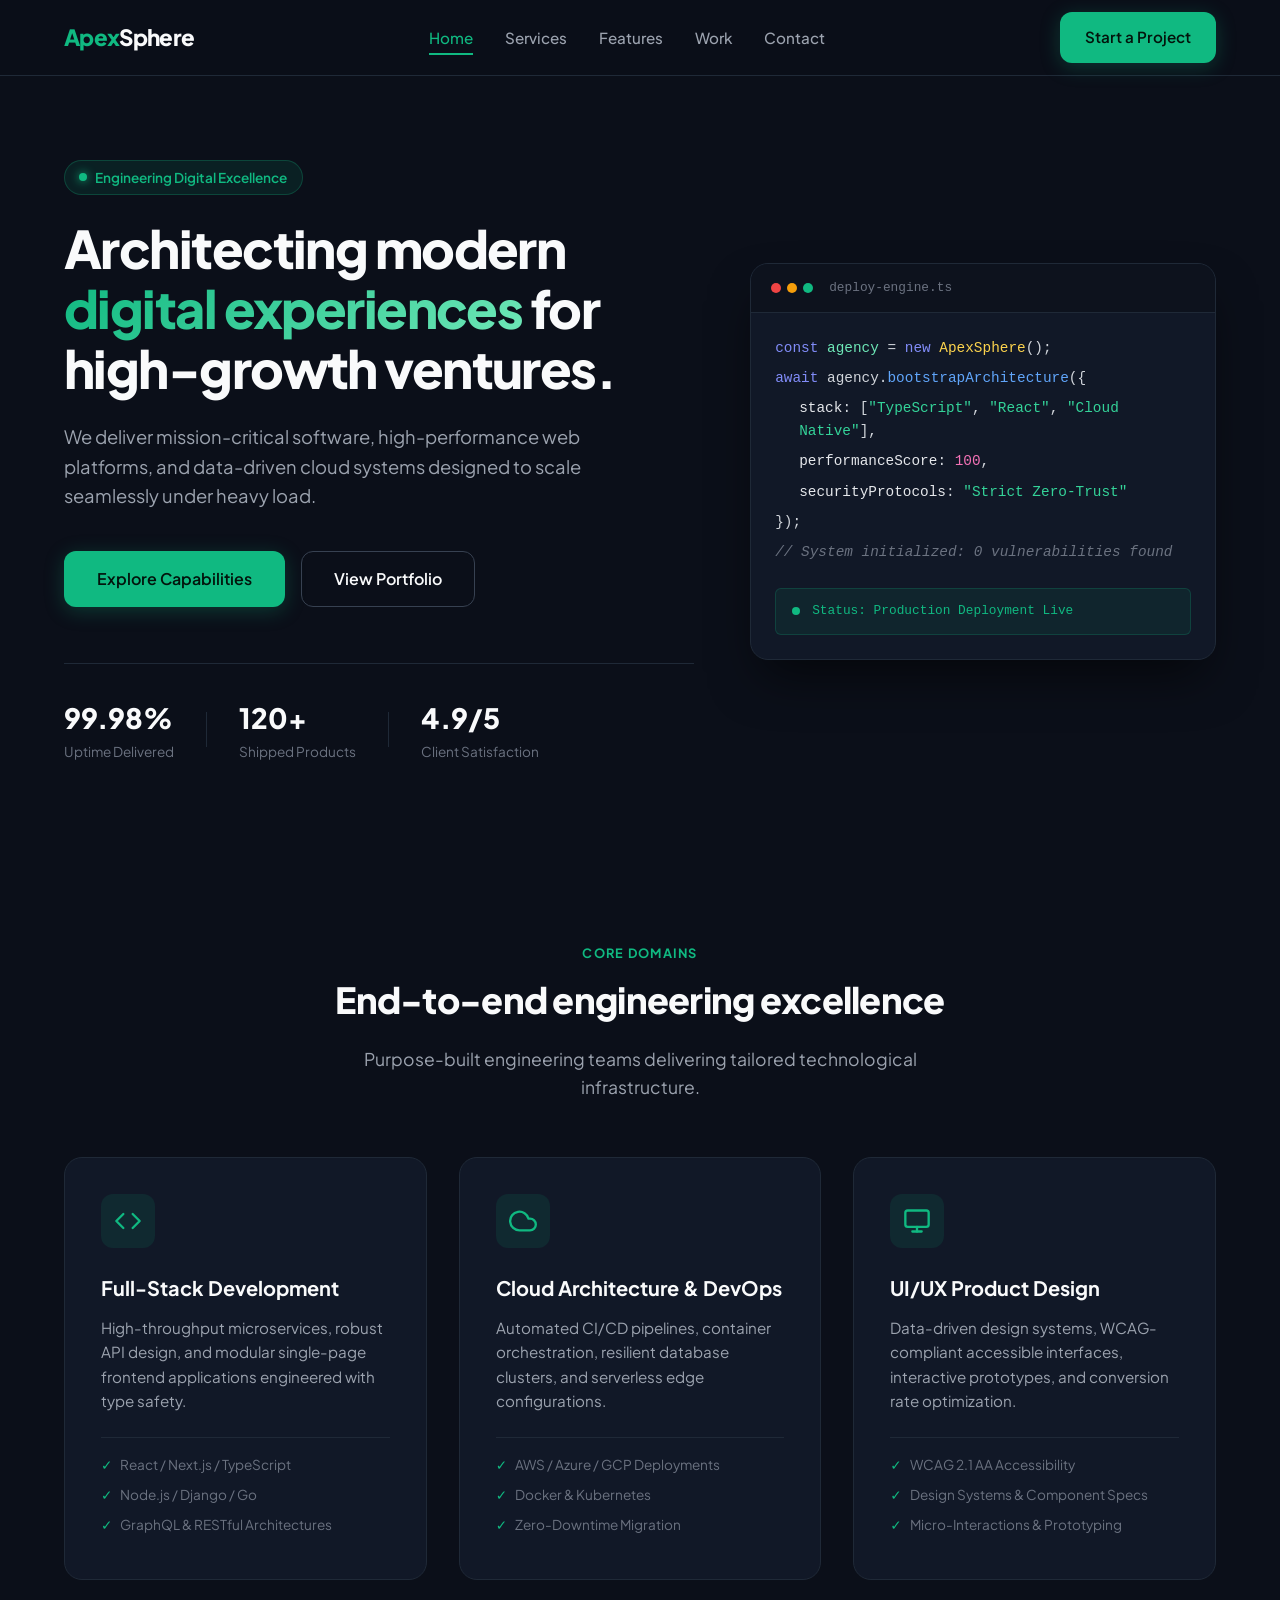
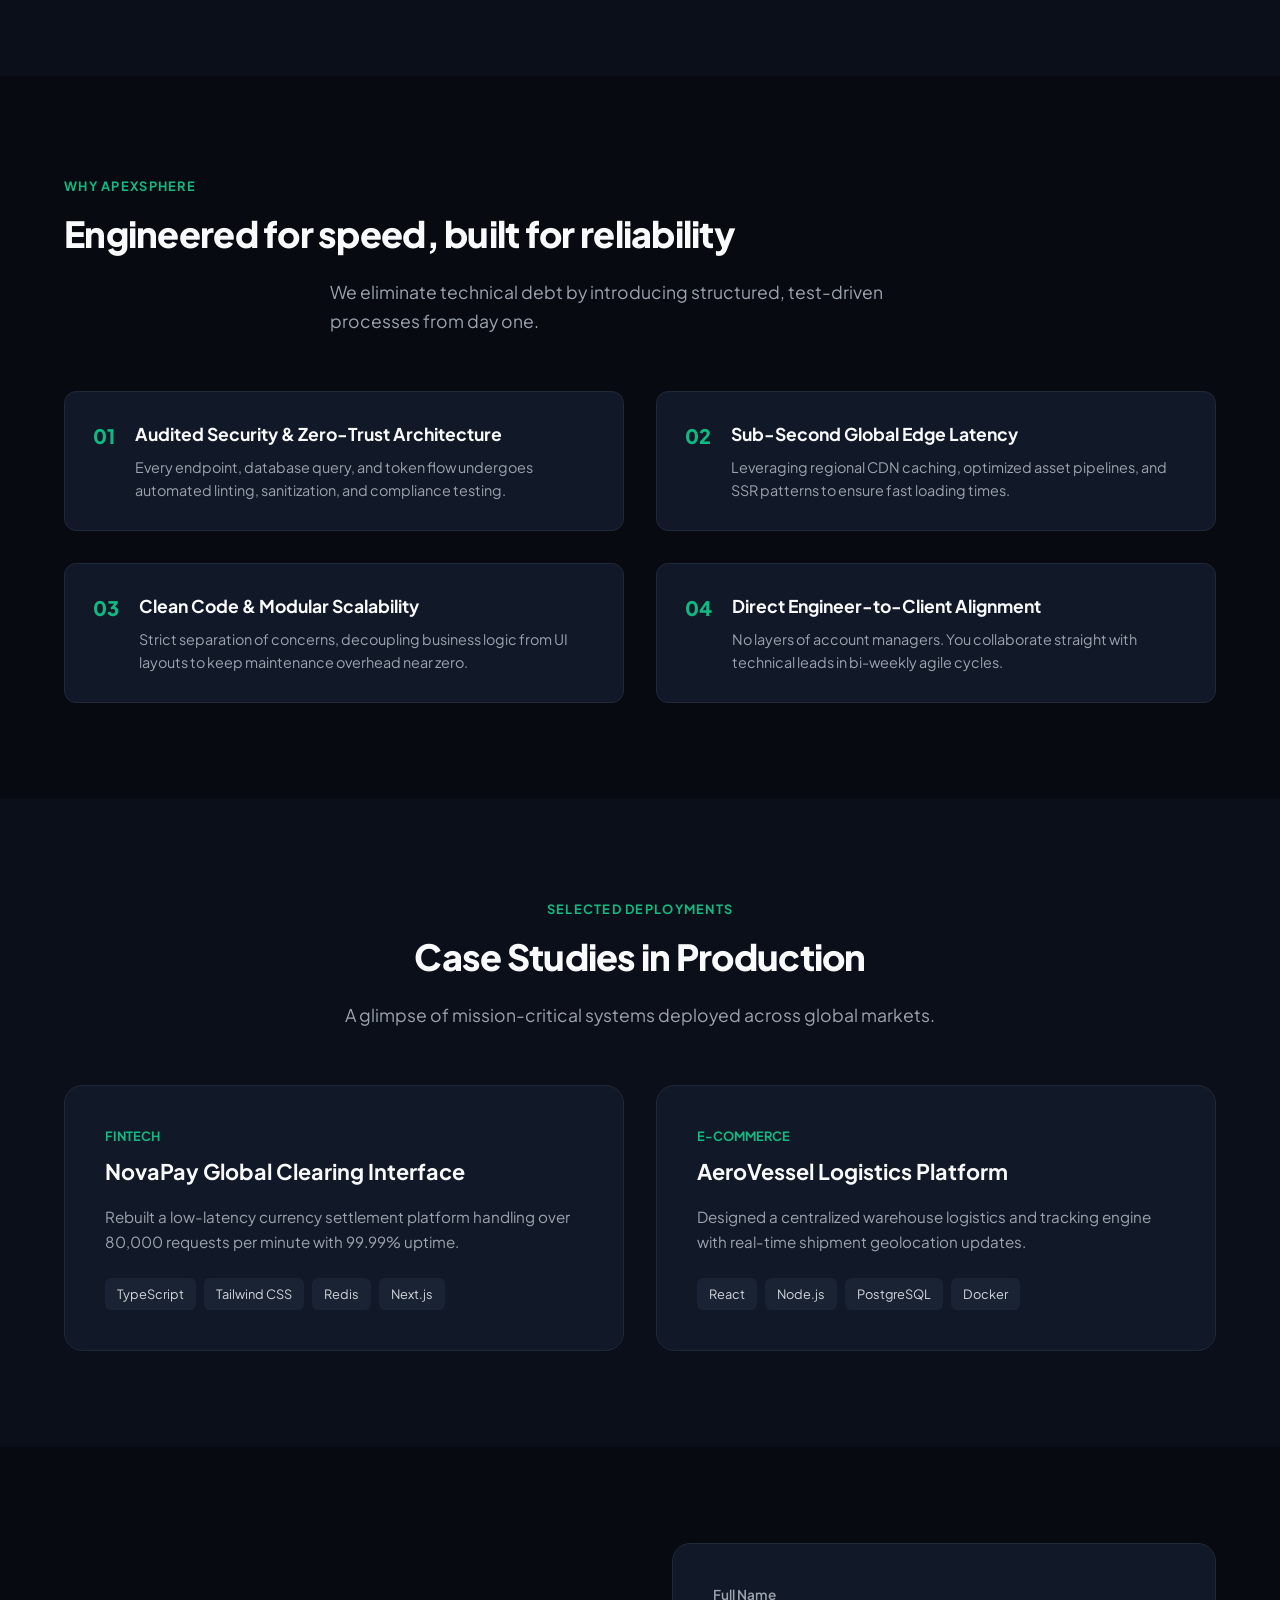
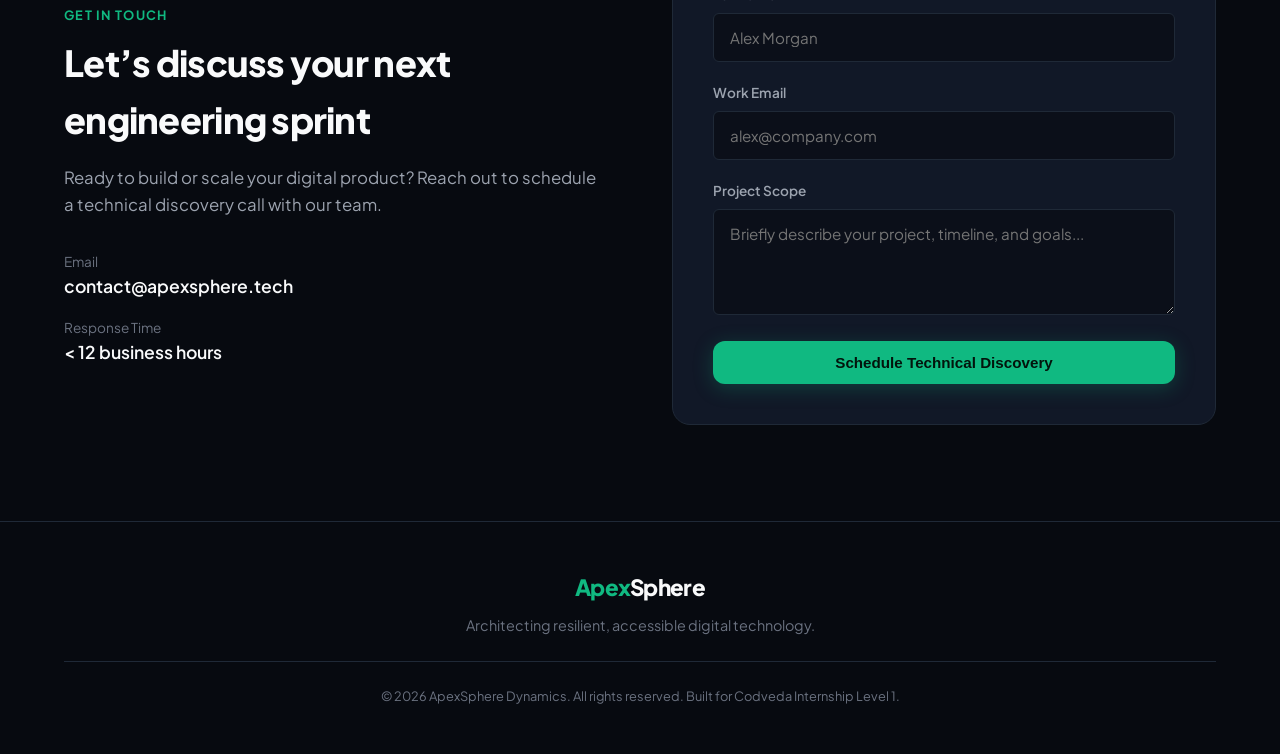
<file: task-1-landing-page/index.html>
<!DOCTYPE html>
<html lang="en">
<head>
  <meta charset="UTF-8" />
  <meta name="viewport" content="width=device-width, initial-scale=1.0" />
  <meta name="description" content="ApexSphere Dynamics - Elite digital engineering, cloud scale, and UI/UX design agency." />
  <title>ApexSphere Dynamics | Next-Gen Digital Engineering</title>
  <link rel="preconnect" href="https://fonts.googleapis.com">
  <link rel="preconnect" href="https://fonts.gstatic.com" crossorigin>
  <link href="https://fonts.googleapis.com/css2?family=Plus+Jakarta+Sans:wght@400;500;600;700;800&display=swap" rel="stylesheet">
  <link rel="stylesheet" href="style.css" />
</head>
<body>

  <!-- Navigation -->
  <header class="header" id="header">
    <div class="container nav-container">
      <a href="#hero" class="logo">
        <span class="logo-accent">Apex</span>Sphere
      </a>

      <nav class="nav-menu" id="nav-menu">
        <ul class="nav-list">
          <li><a href="#hero" class="nav-link active">Home</a></li>
          <li><a href="#services" class="nav-link">Services</a></li>
          <li><a href="#features" class="nav-link">Features</a></li>
          <li><a href="#work" class="nav-link">Work</a></li>
          <li><a href="#contact" class="nav-link">Contact</a></li>
        </ul>
        <div class="nav-cta-mobile">
          <a href="#contact" class="btn btn-primary">Start a Project</a>
        </div>
      </nav>

      <div class="nav-actions">
        <a href="#contact" class="btn btn-primary nav-cta-desktop">Start a Project</a>
        <button class="nav-toggle" id="nav-toggle" aria-label="Toggle navigation menu">
          <span class="bar"></span>
          <span class="bar"></span>
          <span class="bar"></span>
        </button>
      </div>
    </div>
  </header>

  <main>
    <!-- Hero Section -->
    <section class="hero" id="hero">
      <div class="container hero-grid">
        <div class="hero-content">
          <div class="badge">
            <span class="badge-dot"></span> Engineering Digital Excellence
          </div>
          <h1 class="hero-title">
            Architecting modern <span class="gradient-text">digital experiences</span> for high-growth ventures.
          </h1>
          <p class="hero-description">
            We deliver mission-critical software, high-performance web platforms, and data-driven cloud systems designed to scale seamlessly under heavy load.
          </p>
          <div class="hero-actions">
            <a href="#services" class="btn btn-primary btn-lg">Explore Capabilities</a>
            <a href="#work" class="btn btn-outline btn-lg">View Portfolio</a>
          </div>
          <div class="hero-metrics">
            <div class="metric-item">
              <span class="metric-num">99.98%</span>
              <span class="metric-label">Uptime Delivered</span>
            </div>
            <div class="metric-divider"></div>
            <div class="metric-item">
              <span class="metric-num">120+</span>
              <span class="metric-label">Shipped Products</span>
            </div>
            <div class="metric-divider"></div>
            <div class="metric-item">
              <span class="metric-num">4.9/5</span>
              <span class="metric-label">Client Satisfaction</span>
            </div>
          </div>
        </div>

        <div class="hero-visual">
          <div class="terminal-card">
            <div class="terminal-header">
              <div class="terminal-dots">
                <span class="dot dot-red"></span>
                <span class="dot dot-yellow"></span>
                <span class="dot dot-green"></span>
              </div>
              <span class="terminal-title">deploy-engine.ts</span>
            </div>
            <div class="terminal-body">
              <p class="code-line"><span class="code-keyword">const</span> <span class="code-var">agency</span> = <span class="code-keyword">new</span> <span class="code-class">ApexSphere</span>();</p>
              <p class="code-line"><span class="code-keyword">await</span> agency.<span class="code-fn">bootstrapArchitecture</span>({</p>
              <p class="code-line indent"><span class="code-prop">stack</span>: [<span class="code-string">"TypeScript"</span>, <span class="code-string">"React"</span>, <span class="code-string">"Cloud Native"</span>],</p>
              <p class="code-line indent"><span class="code-prop">performanceScore</span>: <span class="code-num">100</span>,</p>
              <p class="code-line indent"><span class="code-prop">securityProtocols</span>: <span class="code-string">"Strict Zero-Trust"</span></p>
              <p class="code-line">});</p>
              <p class="code-line status"><span class="code-comment">// System initialized: 0 vulnerabilities found</span></p>
              <div class="terminal-stat-box">
                <div class="stat-indicator"></div>
                <span>Status: Production Deployment Live</span>
              </div>
            </div>
          </div>
        </div>
      </div>
    </section>

    <!-- Services Section -->
    <section class="services section" id="services">
      <div class="container">
        <div class="section-header text-center">
          <span class="section-badge">Core Domains</span>
          <h2 class="section-title">End-to-end engineering excellence</h2>
          <p class="section-subtitle">Purpose-built engineering teams delivering tailored technological infrastructure.</p>
        </div>

        <div class="grid grid-3">
          <article class="card">
            <div class="card-icon">
              <svg viewBox="0 0 24 24" width="28" height="28" fill="none" stroke="currentColor" stroke-width="2" stroke-linecap="round" stroke-linejoin="round">
                <polyline points="16 18 22 12 16 6"></polyline>
                <polyline points="8 6 2 12 8 18"></polyline>
              </svg>
            </div>
            <h3 class="card-title">Full-Stack Development</h3>
            <p class="card-text">High-throughput microservices, robust API design, and modular single-page frontend applications engineered with type safety.</p>
            <ul class="card-list">
              <li>React / Next.js / TypeScript</li>
              <li>Node.js / Django / Go</li>
              <li>GraphQL & RESTful Architectures</li>
            </ul>
          </article>

          <article class="card">
            <div class="card-icon">
              <svg viewBox="0 0 24 24" width="28" height="28" fill="none" stroke="currentColor" stroke-width="2" stroke-linecap="round" stroke-linejoin="round">
                <path d="M18 10h-1.26A8 8 0 1 0 9 20h9a5 5 0 0 0 0-10z"></path>
              </svg>
            </div>
            <h3 class="card-title">Cloud Architecture & DevOps</h3>
            <p class="card-text">Automated CI/CD pipelines, container orchestration, resilient database clusters, and serverless edge configurations.</p>
            <ul class="card-list">
              <li>AWS / Azure / GCP Deployments</li>
              <li>Docker & Kubernetes</li>
              <li>Zero-Downtime Migration</li>
            </ul>
          </article>

          <article class="card">
            <div class="card-icon">
              <svg viewBox="0 0 24 24" width="28" height="28" fill="none" stroke="currentColor" stroke-width="2" stroke-linecap="round" stroke-linejoin="round">
                <rect x="2" y="3" width="20" height="14" rx="2" ry="2"></rect>
                <line x1="8" y1="21" x2="16" y2="21"></line>
                <line x1="12" y1="17" x2="12" y2="21"></line>
              </svg>
            </div>
            <h3 class="card-title">UI/UX Product Design</h3>
            <p class="card-text">Data-driven design systems, WCAG-compliant accessible interfaces, interactive prototypes, and conversion rate optimization.</p>
            <ul class="card-list">
              <li>WCAG 2.1 AA Accessibility</li>
              <li>Design Systems & Component Specs</li>
              <li>Micro-Interactions & Prototyping</li>
            </ul>
          </article>
        </div>
      </div>
    </section>

    <!-- Features / Value Proposition Section -->
    <section class="features section bg-darker" id="features">
      <div class="container">
        <div class="features-wrapper">
          <div class="section-header">
            <span class="section-badge">Why ApexSphere</span>
            <h2 class="section-title">Engineered for speed, built for reliability</h2>
            <p class="section-subtitle">We eliminate technical debt by introducing structured, test-driven processes from day one.</p>
          </div>

          <div class="grid grid-2">
            <div class="feature-item">
              <div class="feature-marker">01</div>
              <div>
                <h4 class="feature-heading">Audited Security & Zero-Trust Architecture</h4>
                <p class="feature-description">Every endpoint, database query, and token flow undergoes automated linting, sanitization, and compliance testing.</p>
              </div>
            </div>

            <div class="feature-item">
              <div class="feature-marker">02</div>
              <div>
                <h4 class="feature-heading">Sub-Second Global Edge Latency</h4>
                <p class="feature-description">Leveraging regional CDN caching, optimized asset pipelines, and SSR patterns to ensure fast loading times.</p>
              </div>
            </div>

            <div class="feature-item">
              <div class="feature-marker">03</div>
              <div>
                <h4 class="feature-heading">Clean Code & Modular Scalability</h4>
                <p class="feature-description">Strict separation of concerns, decoupling business logic from UI layouts to keep maintenance overhead near zero.</p>
              </div>
            </div>

            <div class="feature-item">
              <div class="feature-marker">04</div>
              <div>
                <h4 class="feature-heading">Direct Engineer-to-Client Alignment</h4>
                <p class="feature-description">No layers of account managers. You collaborate straight with technical leads in bi-weekly agile cycles.</p>
              </div>
            </div>
          </div>
        </div>
      </div>
    </section>

    <!-- Work / Showcase Section -->
    <section class="work section" id="work">
      <div class="container">
        <div class="section-header text-center">
          <span class="section-badge">Selected Deployments</span>
          <h2 class="section-title">Case Studies in Production</h2>
          <p class="section-subtitle">A glimpse of mission-critical systems deployed across global markets.</p>
        </div>

        <div class="grid grid-2">
          <div class="case-card">
            <div class="case-badge">Fintech</div>
            <h3 class="case-title">NovaPay Global Clearing Interface</h3>
            <p class="case-desc">Rebuilt a low-latency currency settlement platform handling over 80,000 requests per minute with 99.99% uptime.</p>
            <div class="case-tags">
              <span>TypeScript</span>
              <span>Tailwind CSS</span>
              <span>Redis</span>
              <span>Next.js</span>
            </div>
          </div>

          <div class="case-card">
            <div class="case-badge">E-Commerce</div>
            <h3 class="case-title">AeroVessel Logistics Platform</h3>
            <p class="case-desc">Designed a centralized warehouse logistics and tracking engine with real-time shipment geolocation updates.</p>
            <div class="case-tags">
              <span>React</span>
              <span>Node.js</span>
              <span>PostgreSQL</span>
              <span>Docker</span>
            </div>
          </div>
        </div>
      </div>
    </section>

    <!-- Contact Section -->
    <section class="contact section bg-darker" id="contact">
      <div class="container contact-grid">
        <div class="contact-info">
          <span class="section-badge">Get in Touch</span>
          <h2 class="section-title">Let’s discuss your next engineering sprint</h2>
          <p class="contact-desc">Ready to build or scale your digital product? Reach out to schedule a technical discovery call with our team.</p>
          <div class="contact-methods">
            <div class="contact-item">
              <span class="contact-label">Email</span>
              <span class="contact-val">contact@apexsphere.tech</span>
            </div>
            <div class="contact-item">
              <span class="contact-label">Response Time</span>
              <span class="contact-val">&lt; 12 business hours</span>
            </div>
          </div>
        </div>

        <form class="contact-form" id="contact-form" onsubmit="event.preventDefault();">
          <div class="form-group">
            <label for="name">Full Name</label>
            <input type="text" id="name" placeholder="Alex Morgan" required />
          </div>
          <div class="form-group">
            <label for="email">Work Email</label>
            <input type="email" id="email" placeholder="alex@company.com" required />
          </div>
          <div class="form-group">
            <label for="message">Project Scope</label>
            <textarea id="message" rows="4" placeholder="Briefly describe your project, timeline, and goals..." required></textarea>
          </div>
          <button type="submit" class="btn btn-primary btn-block">Schedule Technical Discovery</button>
        </form>
      </div>
    </section>
  </main>

  <!-- Footer -->
  <footer class="footer">
    <div class="container footer-container">
      <div class="footer-brand">
        <a href="#hero" class="logo">
          <span class="logo-accent">Apex</span>Sphere
        </a>
        <p class="footer-copy">Architecting resilient, accessible digital technology.</p>
      </div>
      <div class="footer-bottom">
        <p>&copy; 2026 ApexSphere Dynamics. All rights reserved. Built for Codveda Internship Level 1.</p>
      </div>
    </div>
  </footer>

  <button class="scroll-top-btn" id="scroll-top-btn" aria-label="Scroll back to top">
    <svg viewBox="0 0 24 24" width="22" height="22" fill="none" stroke="currentColor" stroke-width="2.5" stroke-linecap="round" stroke-linejoin="round">
      <polyline points="18 15 12 9 6 15"></polyline>
    </svg>
  </button>

  <script src="script.js"></script>
</body>
</html>
</file>
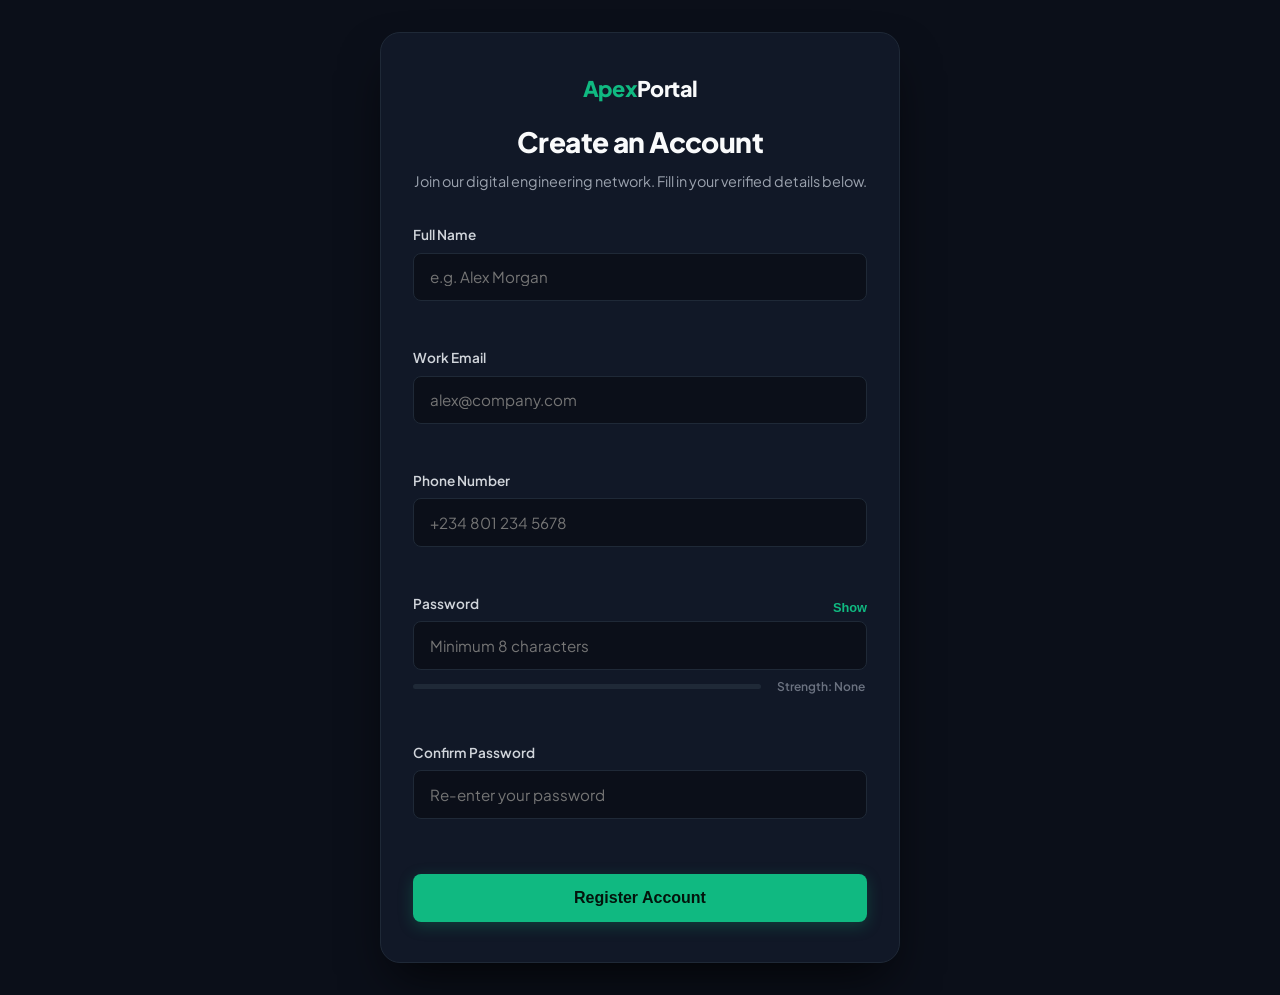
<file: task-2-interactive-form/index.html>
<!DOCTYPE html>
<html lang="en">
<head>
  <meta charset="UTF-8" />
  <meta name="viewport" content="width=device-width, initial-scale=1.0" />
  <meta name="description" content="Secure Developer Registration Portal with client-side real-time validation." />
  <title>ApexPortal | Developer Account Registration</title>
  <link rel="preconnect" href="https://fonts.googleapis.com">
  <link rel="preconnect" href="https://fonts.gstatic.com" crossorigin>
  <link href="https://fonts.googleapis.com/css2?family=Plus+Jakarta+Sans:wght@400;500;600;700;800&display=swap" rel="stylesheet">
  <link rel="stylesheet" href="style.css" />
</head>
<body>

  <main class="page-wrapper">
    <div class="form-container">
      
      <header class="form-header">
        <div class="logo">
          <span class="logo-accent">Apex</span>Portal
        </div>
        <h1 class="title">Create an Account</h1>
        <p class="subtitle">Join our digital engineering network. Fill in your verified details below.</p>
      </header>

      <form id="registration-form" novalidate>
        
        <!-- Full Name -->
        <div class="field-group" id="group-name">
          <label for="fullName">Full Name</label>
          <div class="input-wrapper">
            <input 
              type="text" 
              id="fullName" 
              name="fullName" 
              placeholder="e.g. Alex Morgan" 
              autocomplete="name"
              aria-describedby="error-name"
            />
            <span class="status-icon" aria-hidden="true"></span>
          </div>
          <p class="error-msg" id="error-name" aria-live="polite"></p>
        </div>

        <!-- Work Email -->
        <div class="field-group" id="group-email">
          <label for="email">Work Email</label>
          <div class="input-wrapper">
            <input 
              type="email" 
              id="email" 
              name="email" 
              placeholder="alex@company.com" 
              autocomplete="email"
              aria-describedby="error-email"
            />
            <span class="status-icon" aria-hidden="true"></span>
          </div>
          <p class="error-msg" id="error-email" aria-live="polite"></p>
        </div>

        <!-- Phone Number -->
        <div class="field-group" id="group-phone">
          <label for="phone">Phone Number</label>
          <div class="input-wrapper">
            <input 
              type="tel" 
              id="phone" 
              name="phone" 
              placeholder="+234 801 234 5678" 
              autocomplete="tel"
              aria-describedby="error-phone"
            />
            <span class="status-icon" aria-hidden="true"></span>
          </div>
          <p class="error-msg" id="error-phone" aria-live="polite"></p>
        </div>

        <!-- Password -->
        <div class="field-group" id="group-password">
          <div class="label-row">
            <label for="password">Password</label>
            <button type="button" class="toggle-password" id="toggle-password" aria-label="Toggle password visibility">
              Show
            </button>
          </div>
          <div class="input-wrapper">
            <input 
              type="password" 
              id="password" 
              name="password" 
              placeholder="Minimum 8 characters" 
              autocomplete="new-password"
              aria-describedby="error-password"
            />
            <span class="status-icon" aria-hidden="true"></span>
          </div>
          
          <!-- Password Strength Indicator -->
          <div class="strength-meter" id="strength-meter" aria-hidden="true">
            <div class="meter-bar"><div class="meter-fill" id="meter-fill"></div></div>
            <span class="strength-text" id="strength-text">Strength: None</span>
          </div>
          
          <p class="error-msg" id="error-password" aria-live="polite"></p>
        </div>

        <!-- Confirm Password -->
        <div class="field-group" id="group-confirm-password">
          <label for="confirmPassword">Confirm Password</label>
          <div class="input-wrapper">
            <input 
              type="password" 
              id="confirmPassword" 
              name="confirmPassword" 
              placeholder="Re-enter your password" 
              autocomplete="new-password"
              aria-describedby="error-confirm-password"
            />
            <span class="status-icon" aria-hidden="true"></span>
          </div>
          <p class="error-msg" id="error-confirm-password" aria-live="polite"></p>
        </div>

        <button type="submit" class="submit-btn" id="submit-btn">
          <span class="btn-text">Register Account</span>
        </button>
      </form>
    </div>
  </main>

  <!-- Success Notification Modal -->
  <div class="modal-overlay" id="success-modal" role="dialog" aria-modal="true" aria-labelledby="modal-title" hidden>
    <div class="modal-card">
      <div class="modal-icon">✓</div>
      <h2 class="modal-title" id="modal-title">Registration Successful!</h2>
      <p class="modal-desc" id="modal-desc">Your developer account has been validated and created successfully.</p>
      <button type="button" class="modal-btn" id="close-modal-btn">Dismiss</button>
    </div>
  </div>

  <script src="script.js"></script>
</body>
</html>
</file>
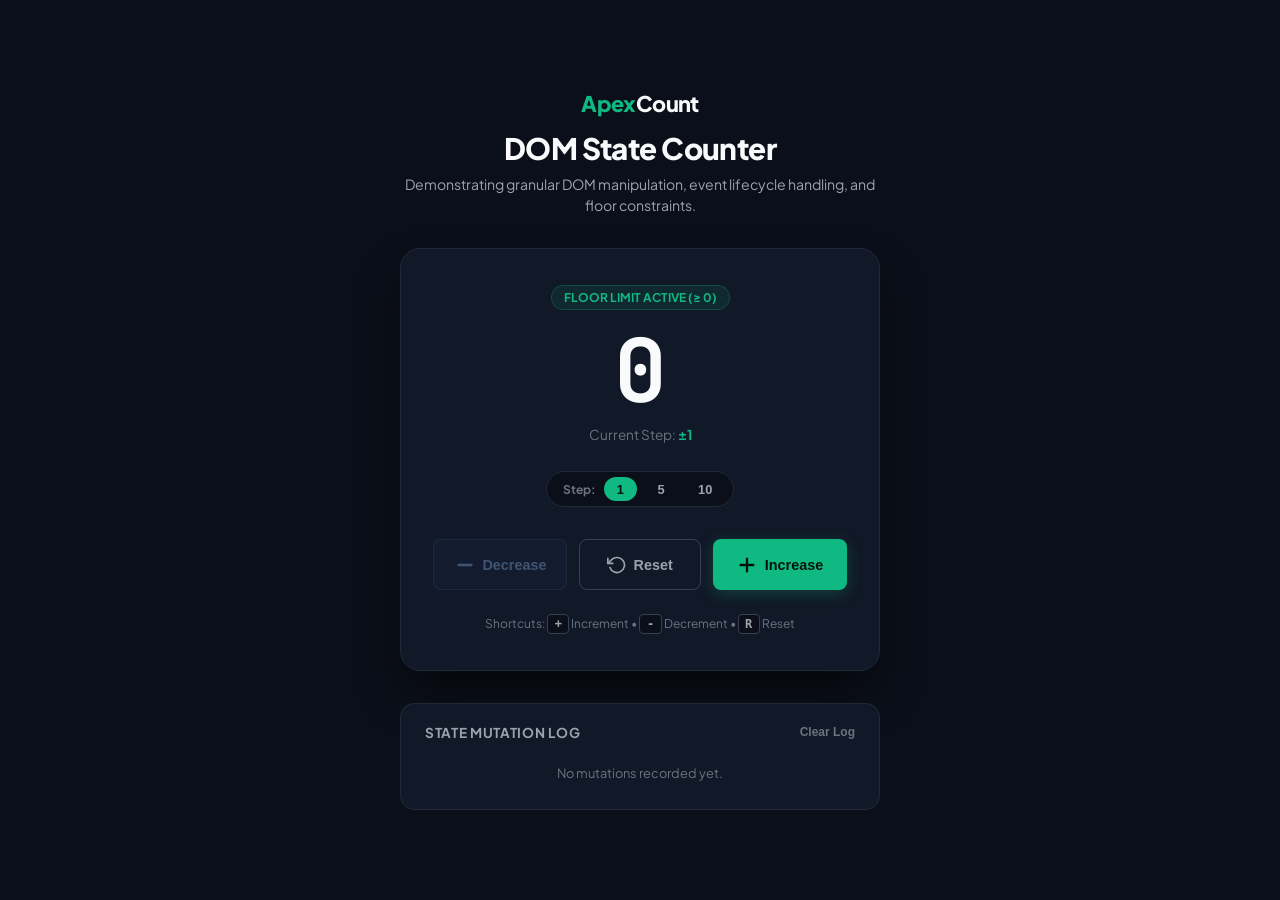
<file: task-3-counter-app/index.html>
<!DOCTYPE html>
<html lang="en">
<head>
  <meta charset="UTF-8" />
  <meta name="viewport" content="width=device-width, initial-scale=1.0" />
  <meta name="description" content="Precision DOM Counter with dynamic steps, floor limits, and state tracking." />
  <title>ApexCount | Precision DOM Counter</title>
  <link rel="preconnect" href="https://fonts.googleapis.com">
  <link rel="preconnect" href="https://fonts.gstatic.com" crossorigin>
  <link href="https://fonts.googleapis.com/css2?family=Plus+Jakarta+Sans:wght@400;500;600;700;800&family=JetBrains+Mono:wght@700&display=swap" rel="stylesheet">
  <link rel="stylesheet" href="style.css" />
</head>
<body>

  <main class="app-container">
    <header class="app-header">
      <div class="logo">
        <span class="logo-accent">Apex</span>Count
      </div>
      <h1 class="app-title">DOM State Counter</h1>
      <p class="app-subtitle">Demonstrating granular DOM manipulation, event lifecycle handling, and floor constraints.</p>
    </header>

    <div class="counter-card">
      <div class="counter-display-wrapper">
        <span class="badge-status" id="boundary-status">Floor Limit Active (&ge; 0)</span>
        <div 
          class="counter-value" 
          id="counter-value" 
          aria-live="polite" 
          aria-atomic="true"
        >0</div>
        <span class="counter-step-label">Current Step: <strong id="step-indicator">&plusmn;1</strong></span>
      </div>

      <div class="step-selector" role="group" aria-label="Step size selector">
        <span class="selector-label">Step:</span>
        <button type="button" class="step-btn active" data-step="1">1</button>
        <button type="button" class="step-btn" data-step="5">5</button>
        <button type="button" class="step-btn" data-step="10">10</button>
      </div>

      <div class="button-group">
        <button 
          type="button" 
          class="btn btn-action btn-decrement" 
          id="decrement-btn" 
          aria-label="Decrease count" 
          disabled
        >
          <svg viewBox="0 0 24 24" width="22" height="22" fill="none" stroke="currentColor" stroke-width="2.5" stroke-linecap="round" stroke-linejoin="round">
            <line x1="5" y1="12" x2="19" y2="12"></line>
          </svg>
          <span>Decrease</span>
        </button>

        <button 
          type="button" 
          class="btn btn-action btn-reset" 
          id="reset-btn" 
          aria-label="Reset counter to zero"
        >
          <svg viewBox="0 0 24 24" width="20" height="20" fill="none" stroke="currentColor" stroke-width="2" stroke-linecap="round" stroke-linejoin="round">
            <polyline points="1 4 1 10 7 10"></polyline>
            <path d="M3.51 15a9 9 0 1 0 2.13-9.36L1 10"></path>
          </svg>
          <span>Reset</span>
        </button>

        <button 
          type="button" 
          class="btn btn-action btn-increment" 
          id="increment-btn" 
          aria-label="Increase count"
        >
          <svg viewBox="0 0 24 24" width="22" height="22" fill="none" stroke="currentColor" stroke-width="2.5" stroke-linecap="round" stroke-linejoin="round">
            <line x1="12" y1="5" x2="12" y2="19"></line>
            <line x1="5" y1="12" x2="19" y2="12"></line>
          </svg>
          <span>Increase</span>
        </button>
      </div>

      <div class="shortcuts-note">
        <span>Shortcuts: <kbd>+</kbd> Increment &bull; <kbd>-</kbd> Decrement &bull; <kbd>R</kbd> Reset</span>
      </div>
    </div>

    <section class="log-section">
      <div class="log-header">
        <h2 class="log-title">State Mutation Log</h2>
        <button type="button" class="btn-clear-log" id="clear-log-btn">Clear Log</button>
      </div>
      <ul class="log-list" id="log-list" aria-live="polite">
        <li class="log-empty">No mutations recorded yet.</li>
      </ul>
    </section>
  </main>

  <script src="script.js"></script>
</body>
</html>
</file>
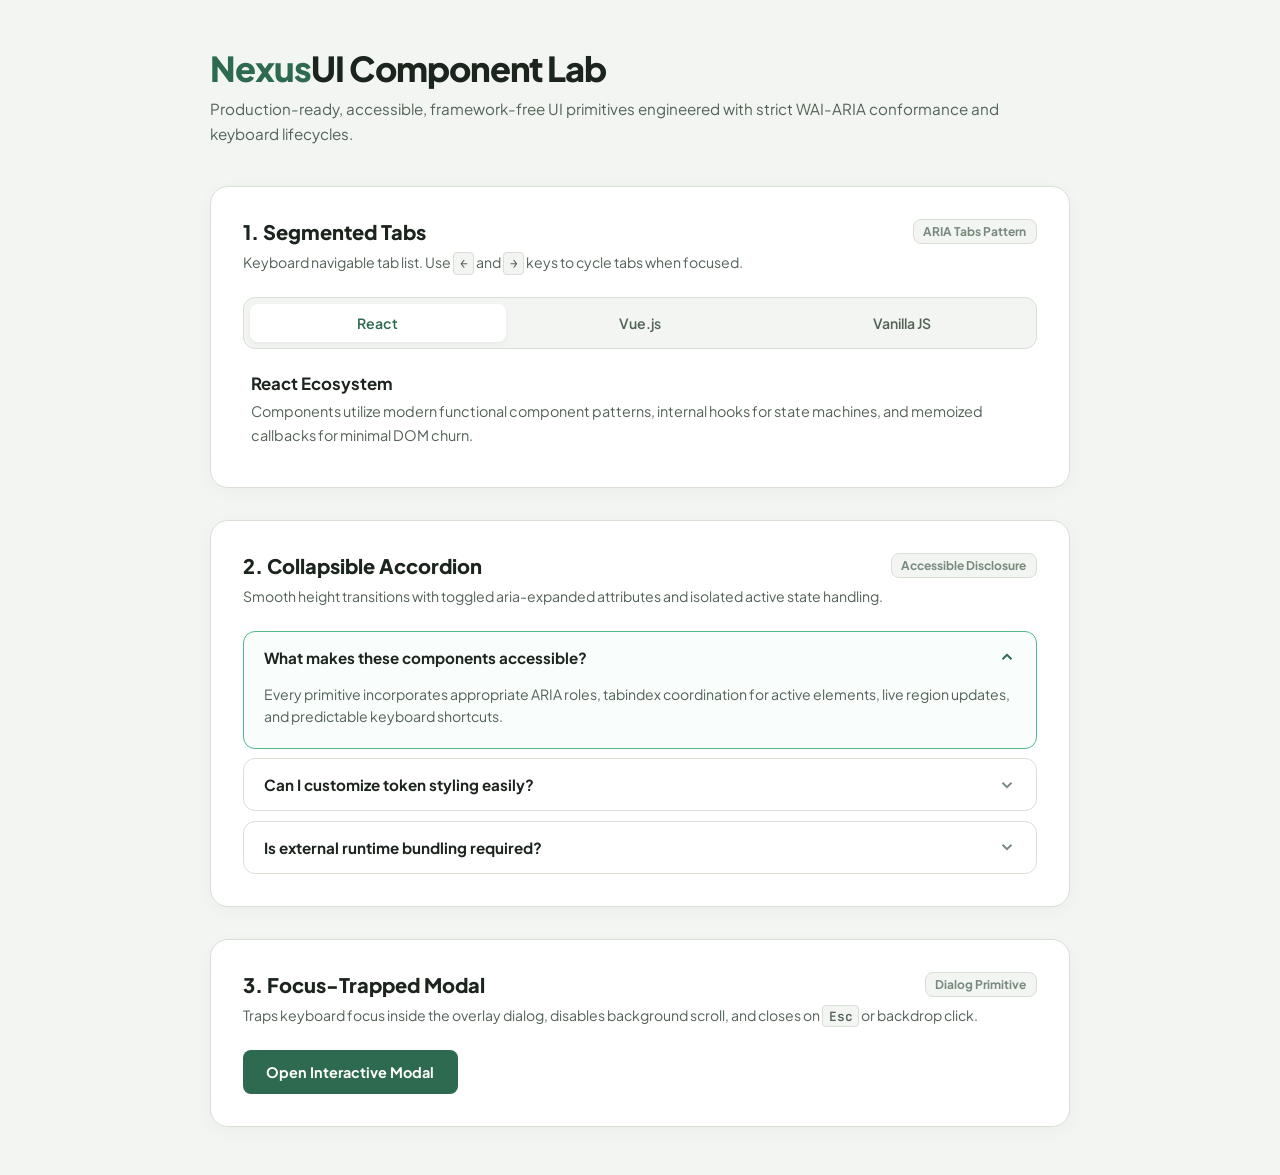
<file: Level-3/task-1-component-library/index.html>
<!DOCTYPE html>
<html lang="en">
<head>
  <meta charset="UTF-8" />
  <meta name="viewport" content="width=device-width, initial-scale=1.0" />
  <meta name="description" content="NexusUI: Accessible, zero-dependency custom component library featuring Tabs, Accordions, and Modal Dialogs." />
  <title>NexusUI | Custom Component Library</title>
  <link rel="preconnect" href="https://fonts.googleapis.com">
  <link rel="preconnect" href="https://fonts.gstatic.com" crossorigin>
  <link href="https://fonts.googleapis.com/css2?family=Plus+Jakarta+Sans:wght@400;500;600;700;800&family=JetBrains+Mono:wght@500;700&display=swap" rel="stylesheet">
  <link rel="stylesheet" href="style.css" />
</head>
<body>

  <main class="page-container">
    <!-- Header -->
    <header class="page-header">
      <h1 class="page-title"><span class="brand-accent">Nexus</span>UI Component Lab</h1>
      <p class="page-subtitle">Production-ready, accessible, framework-free UI primitives engineered with strict WAI-ARIA conformance and keyboard lifecycles.</p>
    </header>

    <div class="components-grid">

      <!-- Component 1: Accessible Tabs -->
      <section class="component-card">
        <div class="card-header">
          <h2 class="component-title">1. Segmented Tabs</h2>
          <span class="tag">ARIA Tabs Pattern</span>
        </div>
        <p class="component-desc">Keyboard navigable tab list. Use <kbd>&larr;</kbd> and <kbd>&rarr;</kbd> keys to cycle tabs when focused.</p>

        <div class="tabs-widget" data-nexus-tabs>
          <div role="tablist" aria-label="Framework integrations" class="tab-list">
            <button role="tab" aria-selected="true" aria-controls="panel-react" id="tab-react" class="tab-btn active" tabindex="0">
              React
            </button>
            <button role="tab" aria-selected="false" aria-controls="panel-vue" id="tab-vue" class="tab-btn" tabindex="-1">
              Vue.js
            </button>
            <button role="tab" aria-selected="false" aria-controls="panel-vanilla" id="tab-vanilla" class="tab-btn" tabindex="-1">
              Vanilla JS
            </button>
          </div>

          <div role="tabpanel" id="panel-react" aria-labelledby="tab-react" class="tab-panel active">
            <h3 class="panel-heading">React Ecosystem</h3>
            <p>Components utilize modern functional component patterns, internal hooks for state machines, and memoized callbacks for minimal DOM churn.</p>
          </div>

          <div role="tabpanel" id="panel-vue" aria-labelledby="tab-vue" class="tab-panel" hidden>
            <h3 class="panel-heading">Vue.js Composition</h3>
            <p>Utilizes reactive primitives via the Composition API, explicit `defineProps`, and template slots for dynamic content projection.</p>
          </div>

          <div role="tabpanel" id="panel-vanilla" aria-labelledby="tab-vanilla" class="tab-panel" hidden>
            <h3 class="panel-heading">Zero-Dependency Core</h3>
            <p>Direct browser manipulation utilizing native DOM APIs, mutation observers, and delegated event listeners for peak runtime speed.</p>
          </div>
        </div>
      </section>

      <!-- Component 2: Accordion -->
      <section class="component-card">
        <div class="card-header">
          <h2 class="component-title">2. Collapsible Accordion</h2>
          <span class="tag">Accessible Disclosure</span>
        </div>
        <p class="component-desc">Smooth height transitions with toggled aria-expanded attributes and isolated active state handling.</p>

        <div class="accordion-group" data-nexus-accordion>
          <div class="accordion-item open">
            <button class="accordion-trigger" aria-expanded="true" aria-controls="acc-content-1" id="acc-header-1">
              <span>What makes these components accessible?</span>
              <svg class="chevron-icon" viewBox="0 0 24 24" width="18" height="18" fill="none" stroke="currentColor" stroke-width="2.5"><polyline points="6 9 12 15 18 9"></polyline></svg>
            </button>
            <div class="accordion-body" id="acc-content-1" role="region" aria-labelledby="acc-header-1">
              <div class="accordion-content">
                Every primitive incorporates appropriate ARIA roles, tabindex coordination for active elements, live region updates, and predictable keyboard shortcuts.
              </div>
            </div>
          </div>

          <div class="accordion-item">
            <button class="accordion-trigger" aria-expanded="false" aria-controls="acc-content-2" id="acc-header-2">
              <span>Can I customize token styling easily?</span>
              <svg class="chevron-icon" viewBox="0 0 24 24" width="18" height="18" fill="none" stroke="currentColor" stroke-width="2.5"><polyline points="6 9 12 15 18 9"></polyline></svg>
            </button>
            <div class="accordion-body" id="acc-content-2" role="region" aria-labelledby="acc-header-2" hidden>
              <div class="accordion-content">
                Yes. All geometry, transitions, and palettes are governed by central CSS Custom Properties (`:root`), enabling one-line global re-theming.
              </div>
            </div>
          </div>

          <div class="accordion-item">
            <button class="accordion-trigger" aria-expanded="false" aria-controls="acc-content-3" id="acc-header-3">
              <span>Is external runtime bundling required?</span>
              <svg class="chevron-icon" viewBox="0 0 24 24" width="18" height="18" fill="none" stroke="currentColor" stroke-width="2.5"><polyline points="6 9 12 15 18 9"></polyline></svg>
            </button>
            <div class="accordion-body" id="acc-content-3" role="region" aria-labelledby="acc-header-3" hidden>
              <div class="accordion-content">
                No external libraries or build tools are necessary. It executes directly in any evergreen browser with zero configuration.
              </div>
            </div>
          </div>
        </div>
      </section>

      <!-- Component 3: Accessible Modal -->
      <section class="component-card">
        <div class="card-header">
          <h2 class="component-title">3. Focus-Trapped Modal</h2>
          <span class="tag">Dialog Primitive</span>
        </div>
        <p class="component-desc">Traps keyboard focus inside the overlay dialog, disables background scroll, and closes on <kbd>Esc</kbd> or backdrop click.</p>

        <div class="modal-trigger-wrapper">
          <button class="btn btn-primary" id="open-modal-btn">
            Open Interactive Modal
          </button>
        </div>
      </section>

    </div>
  </main>

  <!-- Modal Overlay Dialog Component -->
  <div class="modal-overlay" id="nexus-modal" role="dialog" aria-modal="true" aria-labelledby="modal-title" aria-describedby="modal-desc" hidden>
    <div class="modal-backdrop" id="modal-backdrop"></div>
    <div class="modal-surface" role="document">
      <div class="modal-header">
        <h3 class="modal-title" id="modal-title">Component Confirmation</h3>
        <button class="modal-close-btn" id="close-modal-icon" aria-label="Close dialog">
          <svg viewBox="0 0 24 24" width="20" height="20" fill="none" stroke="currentColor" stroke-width="2"><line x1="18" y1="6" x2="6" y2="18"></line><line x1="6" y1="6" x2="18" y2="18"></line></svg>
        </button>
      </div>
      <div class="modal-body">
        <p id="modal-desc">This dialog is isolated from the main DOM tree. Try pressing <kbd>Tab</kbd> to inspect the looping focus trap, or press <kbd>Escape</kbd> to dismiss.</p>
        <div class="modal-form-sample">
          <label for="modal-input" class="sample-label">Deployment Tag</label>
          <input type="text" id="modal-input" class="sample-input" value="v1.0.4-rc3" />
        </div>
      </div>
      <div class="modal-footer">
        <button type="button" class="btn btn-outline" id="close-modal-cancel">Cancel</button>
        <button type="button" class="btn btn-primary" id="close-modal-confirm">Confirm Changes</button>
      </div>
    </div>
  </div>

  <script src="script.js"></script>
</body>
</html>
</file>
<file: task-1-landing-page/style.css>
/* ==========================================================================
   CSS Variables & Design Tokens
   ========================================================================== */
:root {
  --bg-main: #0B0F19;
  --bg-card: #111827;
  --bg-darker: #070A10;
  --text-main: #F9FAFB;
  --text-muted: #9CA3AF;
  --text-sub: #6B7280;
  --primary: #10B981;
  --primary-hover: #059669;
  --primary-glow: rgba(16, 185, 129, 0.25);
  --border: #1F2937;
  --border-light: #374151;
  --radius-sm: 6px;
  --radius-md: 12px;
  --radius-lg: 18px;
  --transition: all 0.25s cubic-bezier(0.4, 0, 0.2, 1);
}

/* ==========================================================================
   Base & Reset
   ========================================================================== */
*, *::before, *::after {
  box-sizing: border-box;
  margin: 0;
  padding: 0;
}

html {
  scroll-behavior: smooth;
  font-family: 'Plus Jakarta Sans', system-ui, -apple-system, sans-serif;
  background-color: var(--bg-main);
  color: var(--text-main);
  line-height: 1.6;
}

body {
  overflow-x: hidden;
  min-height: 100vh;
}

a {
  color: inherit;
  text-decoration: none;
  transition: var(--transition);
}

ul {
  list-style: none;
}

.container {
  width: 100%;
  max-width: 1200px;
  margin: 0 auto;
  padding: 0 1.5rem;
}

.section {
  padding: 6rem 0;
}

.bg-darker {
  background-color: var(--bg-darker);
}

.text-center {
  text-align: center;
}

/* ==========================================================================
   Buttons & Badges
   ========================================================================== */
.btn {
  display: inline-flex;
  align-items: center;
  justify-content: center;
  padding: 0.75rem 1.5rem;
  border-radius: var(--radius-md);
  font-weight: 600;
  font-size: 0.95rem;
  cursor: pointer;
  border: 1px solid transparent;
  transition: var(--transition);
}

.btn-primary {
  background-color: var(--primary);
  color: #03140C;
  box-shadow: 0 4px 20px var(--primary-glow);
}

.btn-primary:hover {
  background-color: var(--primary-hover);
  color: #FFFFFF;
  transform: translateY(-2px);
  box-shadow: 0 8px 25px rgba(16, 185, 129, 0.4);
}

.btn-outline {
  border-color: var(--border-light);
  color: var(--text-main);
  background-color: transparent;
}

.btn-outline:hover {
  background-color: var(--border);
  border-color: var(--text-muted);
}

.btn-lg {
  padding: 0.9rem 2rem;
  font-size: 1rem;
}

.btn-block {
  width: 100%;
}

.badge {
  display: inline-flex;
  align-items: center;
  gap: 0.5rem;
  padding: 0.35rem 0.9rem;
  background-color: rgba(16, 185, 129, 0.1);
  border: 1px solid rgba(16, 185, 129, 0.25);
  border-radius: 999px;
  color: var(--primary);
  font-size: 0.85rem;
  font-weight: 600;
  margin-bottom: 1.5rem;
}

.badge-dot {
  width: 8px;
  height: 8px;
  border-radius: 50%;
  background-color: var(--primary);
  box-shadow: 0 0 10px var(--primary);
}

.section-badge {
  display: inline-block;
  text-transform: uppercase;
  color: var(--primary);
  font-size: 0.8rem;
  font-weight: 700;
  letter-spacing: 0.1em;
  margin-bottom: 0.5rem;
}

.section-title {
  font-size: 2.25rem;
  font-weight: 800;
  letter-spacing: -0.02em;
  margin-bottom: 1rem;
}

.section-subtitle {
  color: var(--text-muted);
  font-size: 1.1rem;
  max-width: 620px;
  margin: 0 auto 3.5rem auto;
}

/* ==========================================================================
   Header & Navigation
   ========================================================================== */
.header {
  position: fixed;
  top: 0;
  left: 0;
  right: 0;
  z-index: 1000;
  background-color: rgba(11, 15, 25, 0.85);
  backdrop-filter: blur(14px);
  border-bottom: 1px solid var(--border);
  transition: var(--transition);
}

.header.scrolled {
  background-color: rgba(7, 10, 16, 0.95);
  border-bottom-color: var(--border-light);
}

.nav-container {
  display: flex;
  align-items: center;
  justify-content: space-between;
  height: 75px;
}

.logo {
  font-size: 1.4rem;
  font-weight: 800;
  letter-spacing: -0.03em;
}

.logo-accent {
  color: var(--primary);
}

.nav-menu {
  display: flex;
  align-items: center;
}

.nav-list {
  display: flex;
  gap: 2rem;
}

.nav-link {
  color: var(--text-muted);
  font-weight: 500;
  font-size: 0.95rem;
  position: relative;
  padding: 0.5rem 0;
}

.nav-link:hover,
.nav-link.active {
  color: var(--primary);
}

.nav-link.active::after {
  content: '';
  position: absolute;
  bottom: 0;
  left: 0;
  width: 100%;
  height: 2px;
  background-color: var(--primary);
}

.nav-actions {
  display: flex;
  align-items: center;
  gap: 1rem;
}

.nav-cta-mobile {
  display: none;
}

.nav-toggle {
  display: none;
  background: none;
  border: none;
  cursor: pointer;
  padding: 0.5rem;
}

.nav-toggle .bar {
  display: block;
  width: 24px;
  height: 2px;
  background-color: var(--text-main);
  margin: 5px 0;
  transition: var(--transition);
}

/* ==========================================================================
   Hero Section
   ========================================================================== */
.hero {
  padding: 10rem 0 5rem 0;
  position: relative;
}

.hero-grid {
  display: grid;
  grid-template-columns: 1.15fr 0.85fr;
  gap: 3.5rem;
  align-items: center;
}

.hero-title {
  font-size: 3.25rem;
  font-weight: 800;
  line-height: 1.15;
  letter-spacing: -0.03em;
  margin-bottom: 1.5rem;
}

.gradient-text {
  background: linear-gradient(135deg, #10B981 0%, #6EE7B7 100%);
  -webkit-background-clip: text;
  -webkit-text-fill-color: transparent;
}

.hero-description {
  color: var(--text-muted);
  font-size: 1.15rem;
  max-width: 540px;
  margin-bottom: 2.5rem;
}

.hero-actions {
  display: flex;
  gap: 1rem;
  margin-bottom: 3.5rem;
}

.hero-metrics {
  display: flex;
  align-items: center;
  gap: 2rem;
  border-top: 1px solid var(--border);
  padding-top: 2rem;
}

.metric-item {
  display: flex;
  flex-direction: column;
}

.metric-num {
  font-size: 1.75rem;
  font-weight: 800;
  color: var(--text-main);
}

.metric-label {
  color: var(--text-sub);
  font-size: 0.85rem;
}

.metric-divider {
  width: 1px;
  height: 35px;
  background-color: var(--border);
}

/* Terminal Card */
.terminal-card {
  background-color: var(--bg-card);
  border: 1px solid var(--border);
  border-radius: var(--radius-lg);
  box-shadow: 0 25px 50px -12px rgba(0, 0, 0, 0.6);
  overflow: hidden;
}

.terminal-header {
  background-color: #0d121d;
  padding: 0.85rem 1.25rem;
  display: flex;
  align-items: center;
  gap: 1rem;
  border-bottom: 1px solid var(--border);
}

.terminal-dots {
  display: flex;
  gap: 6px;
}

.dot {
  width: 10px;
  height: 10px;
  border-radius: 50%;
}

.dot-red { background-color: #EF4444; }
.dot-yellow { background-color: #F59E0B; }
.dot-green { background-color: #10B981; }

.terminal-title {
  color: var(--text-sub);
  font-size: 0.8rem;
  font-family: monospace;
}

.terminal-body {
  padding: 1.5rem;
  font-family: 'Courier New', Courier, monospace;
  font-size: 0.9rem;
  color: #D1D5DB;
}

.code-line {
  margin-bottom: 0.45rem;
}

.indent {
  padding-left: 1.5rem;
}

.code-keyword { color: #818CF8; }
.code-var { color: #6EE7B7; }
.code-class { color: #FCD34D; }
.code-fn { color: #60A5FA; }
.code-prop { color: #E5E7EB; }
.code-string { color: #34D399; }
.code-num { color: #F472B6; }
.code-comment { color: #6B7280; font-style: italic; }

.terminal-stat-box {
  margin-top: 1.5rem;
  padding: 0.75rem 1rem;
  background-color: rgba(16, 185, 129, 0.08);
  border: 1px solid rgba(16, 185, 129, 0.2);
  border-radius: var(--radius-sm);
  display: flex;
  align-items: center;
  gap: 0.75rem;
  color: var(--primary);
  font-size: 0.8rem;
}

.stat-indicator {
  width: 8px;
  height: 8px;
  border-radius: 50%;
  background-color: var(--primary);
  animation: pulse 2s infinite;
}

@keyframes pulse {
  0% { transform: scale(0.95); opacity: 0.8; }
  50% { transform: scale(1.3); opacity: 1; }
  100% { transform: scale(0.95); opacity: 0.8; }
}

/* ==========================================================================
   Grids & Cards
   ========================================================================== */
.grid {
  display: grid;
  gap: 2rem;
}

.grid-3 {
  grid-template-columns: repeat(3, 1fr);
}

.grid-2 {
  grid-template-columns: repeat(2, 1fr);
}

.card {
  background-color: var(--bg-card);
  border: 1px solid var(--border);
  border-radius: var(--radius-lg);
  padding: 2.25rem;
  transition: var(--transition);
}

.card:hover {
  transform: translateY(-5px);
  border-color: var(--border-light);
  box-shadow: 0 15px 30px rgba(0, 0, 0, 0.4);
}

.card-icon {
  width: 54px;
  height: 54px;
  border-radius: var(--radius-md);
  background-color: rgba(16, 185, 129, 0.1);
  color: var(--primary);
  display: flex;
  align-items: center;
  justify-content: center;
  margin-bottom: 1.5rem;
}

.card-title {
  font-size: 1.25rem;
  font-weight: 700;
  margin-bottom: 0.75rem;
}

.card-text {
  color: var(--text-muted);
  font-size: 0.95rem;
  margin-bottom: 1.5rem;
}

.card-list {
  border-top: 1px solid var(--border);
  padding-top: 1rem;
}

.card-list li {
  color: var(--text-sub);
  font-size: 0.85rem;
  margin-bottom: 0.5rem;
  display: flex;
  align-items: center;
  gap: 0.5rem;
}

.card-list li::before {
  content: '✓';
  color: var(--primary);
  font-weight: bold;
}

/* Features List */
.feature-item {
  display: flex;
  gap: 1.25rem;
  background-color: var(--bg-card);
  padding: 1.75rem;
  border-radius: var(--radius-md);
  border: 1px solid var(--border);
}

.feature-marker {
  font-size: 1.25rem;
  font-weight: 800;
  color: var(--primary);
}

.feature-heading {
  font-size: 1.1rem;
  font-weight: 700;
  margin-bottom: 0.5rem;
}

.feature-description {
  color: var(--text-muted);
  font-size: 0.9rem;
}

/* Case Studies */
.case-card {
  background-color: var(--bg-card);
  border: 1px solid var(--border);
  border-radius: var(--radius-lg);
  padding: 2.5rem;
  transition: var(--transition);
}

.case-card:hover {
  border-color: var(--primary);
}

.case-badge {
  color: var(--primary);
  font-size: 0.8rem;
  font-weight: 700;
  text-transform: uppercase;
  margin-bottom: 0.5rem;
}

.case-title {
  font-size: 1.35rem;
  font-weight: 700;
  margin-bottom: 1rem;
}

.case-desc {
  color: var(--text-muted);
  font-size: 0.95rem;
  margin-bottom: 1.5rem;
}

.case-tags {
  display: flex;
  flex-wrap: wrap;
  gap: 0.5rem;
}

.case-tags span {
  padding: 0.35rem 0.75rem;
  background-color: #1a2333;
  border-radius: var(--radius-sm);
  font-size: 0.8rem;
  color: #D1D5DB;
}

/* Contact */
.contact-grid {
  display: grid;
  grid-template-columns: 1fr 1fr;
  gap: 4rem;
  align-items: center;
}

.contact-desc {
  color: var(--text-muted);
  font-size: 1.05rem;
  margin-bottom: 2rem;
}

.contact-methods {
  display: flex;
  flex-direction: column;
  gap: 1rem;
}

.contact-item {
  display: flex;
  flex-direction: column;
}

.contact-label {
  color: var(--text-sub);
  font-size: 0.85rem;
}

.contact-val {
  font-size: 1.1rem;
  font-weight: 600;
  color: var(--text-main);
}

.contact-form {
  background-color: var(--bg-card);
  border: 1px solid var(--border);
  border-radius: var(--radius-lg);
  padding: 2.5rem;
}

.form-group {
  margin-bottom: 1.25rem;
}

.form-group label {
  display: block;
  font-size: 0.85rem;
  font-weight: 600;
  color: var(--text-muted);
  margin-bottom: 0.5rem;
}

.form-group input,
.form-group textarea {
  width: 100%;
  padding: 0.85rem 1rem;
  background-color: var(--bg-main);
  border: 1px solid var(--border);
  border-radius: var(--radius-sm);
  color: var(--text-main);
  font-family: inherit;
  font-size: 0.95rem;
  outline: none;
  transition: var(--transition);
}

.form-group input:focus,
.form-group textarea:focus {
  border-color: var(--primary);
  box-shadow: 0 0 0 3px var(--primary-glow);
}

/* Footer */
.footer {
  background-color: var(--bg-darker);
  border-top: 1px solid var(--border);
  padding: 3rem 0;
}

.footer-container {
  display: flex;
  flex-direction: column;
  align-items: center;
  text-align: center;
  gap: 1.5rem;
}

.footer-copy {
  color: var(--text-sub);
  font-size: 0.9rem;
  margin-top: 0.5rem;
}

.footer-bottom {
  color: var(--text-sub);
  font-size: 0.8rem;
  border-top: 1px solid var(--border);
  padding-top: 1.5rem;
  width: 100%;
}

/* Scroll Top Button */
.scroll-top-btn {
  position: fixed;
  bottom: 2rem;
  right: 2rem;
  width: 44px;
  height: 44px;
  border-radius: 50%;
  background-color: var(--bg-card);
  border: 1px solid var(--border);
  color: var(--text-main);
  display: flex;
  align-items: center;
  justify-content: center;
  cursor: pointer;
  opacity: 0;
  visibility: hidden;
  transition: var(--transition);
  z-index: 999;
}

.scroll-top-btn.visible {
  opacity: 1;
  visibility: visible;
}

.scroll-top-btn:hover {
  background-color: var(--primary);
  color: #03140C;
  border-color: var(--primary);
}

/* ==========================================================================
   Responsive Breakpoints (Mobile-First / Tablet / Desktop)
   ========================================================================== */
@media (max-width: 992px) {
  .hero-grid {
    grid-template-columns: 1fr;
    text-align: center;
  }

  .hero-description {
    margin: 0 auto 2.5rem auto;
  }

  .hero-actions {
    justify-content: center;
  }

  .hero-metrics {
    justify-content: center;
  }

  .grid-3 {
    grid-template-columns: repeat(2, 1fr);
  }

  .contact-grid {
    grid-template-columns: 1fr;
  }
}

@media (max-width: 768px) {
  .nav-menu {
    position: fixed;
    top: 75px;
    left: -100%;
    width: 100%;
    height: calc(100vh - 75px);
    background-color: var(--bg-main);
    flex-direction: column;
    padding: 3rem 2rem;
    transition: var(--transition);
    border-top: 1px solid var(--border);
  }

  .nav-menu.open {
    left: 0;
  }

  .nav-list {
    flex-direction: column;
    align-items: center;
    gap: 2rem;
    margin-bottom: 2rem;
  }

  .nav-toggle {
    display: block;
  }

  .nav-toggle.open .bar:nth-child(1) {
    transform: translateY(7px) rotate(45deg);
  }

  .nav-toggle.open .bar:nth-child(2) {
    opacity: 0;
  }

  .nav-toggle.open .bar:nth-child(3) {
    transform: translateY(-7px) rotate(-45deg);
  }

  .nav-cta-desktop {
    display: none;
  }

  .nav-cta-mobile {
    display: block;
    width: 100%;
  }

  .hero-title {
    font-size: 2.35rem;
  }

  .grid-3,
  .grid-2 {
    grid-template-columns: 1fr;
  }

  .hero-metrics {
    flex-direction: column;
    gap: 1.25rem;
  }

  .metric-divider {
    display: none;
  }
}
</file>
<file: task-2-interactive-form/style.css>
:root {
  --bg-main: #0B0F19;
  --bg-card: #111827;
  --text-main: #F9FAFB;
  --text-muted: #9CA3AF;
  --text-sub: #6B7280;
  --primary: #10B981;
  --primary-hover: #059669;
  --primary-glow: rgba(16, 185, 129, 0.25);
  --danger: #EF4444;
  --danger-glow: rgba(239, 68, 68, 0.15);
  --warning: #F59E0B;
  --border: #1F2937;
  --border-focus: #3B82F6;
  --radius-sm: 8px;
  --radius-md: 14px;
  --radius-lg: 20px;
  --transition: all 0.2s cubic-bezier(0.4, 0, 0.2, 1);
}

*, *::before, *::after {
  box-sizing: border-box;
  margin: 0;
  padding: 0;
}

body {
  font-family: 'Plus Jakarta Sans', system-ui, sans-serif;
  background-color: var(--bg-main);
  color: var(--text-main);
  line-height: 1.5;
  min-height: 100vh;
  display: flex;
  align-items: center;
  justify-content: center;
  padding: 2rem 1rem;
}

.page-wrapper {
  width: 100%;
  max-width: 520px;
}

.form-container {
  background-color: var(--bg-card);
  border: 1px solid var(--border);
  border-radius: var(--radius-lg);
  padding: 2.5rem 2rem;
  box-shadow: 0 25px 50px -12px rgba(0, 0, 0, 0.7);
}

.form-header {
  text-align: center;
  margin-bottom: 2rem;
}

.logo {
  font-size: 1.35rem;
  font-weight: 800;
  letter-spacing: -0.03em;
  margin-bottom: 1rem;
}

.logo-accent {
  color: var(--primary);
}

.title {
  font-size: 1.75rem;
  font-weight: 800;
  letter-spacing: -0.02em;
  margin-bottom: 0.5rem;
}

.subtitle {
  color: var(--text-muted);
  font-size: 0.9rem;
}

/* Fields & Inputs */
.field-group {
  margin-bottom: 1.35rem;
  display: flex;
  flex-direction: column;
}

.label-row {
  display: flex;
  justify-content: space-between;
  align-items: center;
}

label {
  font-size: 0.85rem;
  font-weight: 600;
  color: #D1D5DB;
  margin-bottom: 0.45rem;
}

.toggle-password {
  background: none;
  border: none;
  color: var(--primary);
  font-size: 0.8rem;
  font-weight: 600;
  cursor: pointer;
  padding: 0;
}

.toggle-password:hover {
  text-decoration: underline;
}

.input-wrapper {
  position: relative;
  display: flex;
  align-items: center;
}

input {
  width: 100%;
  padding: 0.85rem 1rem;
  padding-right: 2.5rem;
  background-color: var(--bg-main);
  border: 1.5px solid var(--border);
  border-radius: var(--radius-sm);
  color: var(--text-main);
  font-family: inherit;
  font-size: 0.95rem;
  outline: none;
  transition: var(--transition);
}

input:focus {
  border-color: var(--border-focus);
  box-shadow: 0 0 0 3px rgba(59, 130, 246, 0.2);
}

.status-icon {
  position: absolute;
  right: 1rem;
  width: 18px;
  height: 18px;
  display: flex;
  align-items: center;
  justify-content: center;
  font-size: 0.85rem;
  font-weight: 800;
  pointer-events: none;
}

/* Error and Valid states */
.field-group.invalid input {
  border-color: var(--danger);
  background-color: rgba(239, 68, 68, 0.04);
}

.field-group.invalid input:focus {
  box-shadow: 0 0 0 3px var(--danger-glow);
}

.field-group.invalid .status-icon {
  color: var(--danger);
}

.field-group.invalid .status-icon::before {
  content: "✕";
}

.field-group.valid input {
  border-color: var(--primary);
}

.field-group.valid .status-icon {
  color: var(--primary);
}

.field-group.valid .status-icon::before {
  content: "✓";
}

.error-msg {
  color: var(--danger);
  font-size: 0.8rem;
  margin-top: 0.4rem;
  min-height: 1.2rem;
  visibility: hidden;
}

.field-group.invalid .error-msg {
  visibility: visible;
}

/* Password Strength Meter */
.strength-meter {
  display: flex;
  align-items: center;
  gap: 1rem;
  margin-top: 0.5rem;
}

.meter-bar {
  flex-grow: 1;
  height: 5px;
  background-color: var(--border);
  border-radius: 999px;
  overflow: hidden;
}

.meter-fill {
  height: 100%;
  width: 0%;
  transition: width 0.3s ease, background-color 0.3s ease;
}

.strength-text {
  font-size: 0.75rem;
  color: var(--text-sub);
  font-weight: 600;
  min-width: 90px;
}

/* Submit Button */
.submit-btn {
  width: 100%;
  padding: 0.95rem;
  background-color: var(--primary);
  border: none;
  border-radius: var(--radius-sm);
  color: #03140C;
  font-size: 1rem;
  font-weight: 700;
  cursor: pointer;
  margin-top: 0.5rem;
  box-shadow: 0 4px 15px var(--primary-glow);
  transition: var(--transition);
}

.submit-btn:hover {
  background-color: var(--primary-hover);
  color: #FFFFFF;
  transform: translateY(-2px);
  box-shadow: 0 8px 25px rgba(16, 185, 129, 0.4);
}

.submit-btn:active {
  transform: translateY(0);
}

/* Success Modal */
.modal-overlay {
  position: fixed;
  inset: 0;
  background-color: rgba(0, 0, 0, 0.75);
  backdrop-filter: blur(8px);
  display: flex;
  align-items: center;
  justify-content: center;
  padding: 1rem;
  z-index: 999;
}

.modal-overlay[hidden] {
  display: none;
}

.modal-card {
  background-color: var(--bg-card);
  border: 1px solid var(--border);
  border-radius: var(--radius-md);
  padding: 2.5rem 2rem;
  text-align: center;
  max-width: 400px;
  width: 100%;
}

.modal-icon {
  width: 60px;
  height: 60px;
  background-color: rgba(16, 185, 129, 0.15);
  border: 2px solid var(--primary);
  border-radius: 50%;
  color: var(--primary);
  font-size: 1.75rem;
  font-weight: 800;
  display: flex;
  align-items: center;
  justify-content: center;
  margin: 0 auto 1.5rem auto;
}

.modal-title {
  font-size: 1.35rem;
  font-weight: 800;
  margin-bottom: 0.5rem;
}

.modal-desc {
  color: var(--text-muted);
  font-size: 0.9rem;
  margin-bottom: 1.5rem;
}

.modal-btn {
  width: 100%;
  padding: 0.8rem;
  background-color: var(--primary);
  border: none;
  border-radius: var(--radius-sm);
  color: #03140C;
  font-weight: 700;
  cursor: pointer;
}
</file>
<file: task-3-counter-app/style.css>
:root {
  --bg-main: #0B0F19;
  --bg-card: #111827;
  --bg-sub: #1F2937;
  --text-main: #F9FAFB;
  --text-muted: #9CA3AF;
  --text-sub: #6B7280;
  --primary: #10B981;
  --primary-hover: #059669;
  --primary-glow: rgba(16, 185, 129, 0.25);
  --danger: #EF4444;
  --danger-hover: #DC2626;
  --border: #1F2937;
  --border-light: #374151;
  --radius-sm: 8px;
  --radius-md: 14px;
  --radius-lg: 20px;
  --transition: all 0.2s cubic-bezier(0.4, 0, 0.2, 1);
}

*, *::before, *::after {
  box-sizing: border-box;
  margin: 0;
  padding: 0;
}

body {
  font-family: 'Plus Jakarta Sans', system-ui, sans-serif;
  background-color: var(--bg-main);
  color: var(--text-main);
  min-height: 100vh;
  display: flex;
  align-items: center;
  justify-content: center;
  padding: 2.5rem 1rem;
}

.app-container {
  width: 100%;
  max-width: 480px;
}

.app-header {
  text-align: center;
  margin-bottom: 2rem;
}

.logo {
  font-size: 1.35rem;
  font-weight: 800;
  letter-spacing: -0.03em;
  margin-bottom: 0.75rem;
}

.logo-accent {
  color: var(--primary);
}

.app-title {
  font-size: 1.85rem;
  font-weight: 800;
  letter-spacing: -0.02em;
  margin-bottom: 0.4rem;
}

.app-subtitle {
  color: var(--text-muted);
  font-size: 0.88rem;
  line-height: 1.5;
}

.counter-card {
  background-color: var(--bg-card);
  border: 1px solid var(--border);
  border-radius: var(--radius-lg);
  padding: 2.25rem 2rem;
  box-shadow: 0 25px 50px -12px rgba(0, 0, 0, 0.7);
  text-align: center;
  margin-bottom: 2rem;
}

.counter-display-wrapper {
  display: flex;
  flex-direction: column;
  align-items: center;
  margin-bottom: 1.75rem;
}

.badge-status {
  font-size: 0.75rem;
  font-weight: 700;
  text-transform: uppercase;
  color: var(--primary);
  background-color: rgba(16, 185, 129, 0.1);
  border: 1px solid rgba(16, 185, 129, 0.25);
  padding: 0.25rem 0.75rem;
  border-radius: 999px;
  margin-bottom: 1rem;
}

.counter-value {
  font-family: 'JetBrains Mono', monospace;
  font-size: 5.5rem;
  font-weight: 700;
  line-height: 1;
  color: var(--text-main);
  transition: transform 0.15s ease, color 0.2s ease;
  user-select: none;
}

.counter-value.pulse-up {
  color: var(--primary);
  transform: scale(1.08);
}

.counter-value.pulse-down {
  color: #60A5FA;
  transform: scale(0.94);
}

.counter-value.shake-floor {
  color: var(--danger);
  animation: shake 0.3s ease-in-out;
}

@keyframes shake {
  0%, 100% { transform: translateX(0); }
  25% { transform: translateX(-6px); }
  75% { transform: translateX(6px); }
}

.counter-step-label {
  color: var(--text-sub);
  font-size: 0.85rem;
  margin-top: 0.75rem;
}

.counter-step-label strong {
  color: var(--primary);
}

.step-selector {
  display: inline-flex;
  align-items: center;
  gap: 0.5rem;
  background-color: var(--bg-main);
  border: 1px solid var(--border);
  padding: 0.3rem 0.5rem;
  border-radius: 999px;
  margin-bottom: 2rem;
}

.selector-label {
  font-size: 0.75rem;
  font-weight: 700;
  color: var(--text-sub);
  padding-left: 0.5rem;
}

.step-btn {
  background: none;
  border: none;
  color: var(--text-muted);
  font-size: 0.8rem;
  font-weight: 700;
  padding: 0.3rem 0.8rem;
  border-radius: 999px;
  cursor: pointer;
  transition: var(--transition);
}

.step-btn:hover {
  color: var(--text-main);
}

.step-btn.active {
  background-color: var(--primary);
  color: #03140C;
}

.button-group {
  display: grid;
  grid-template-columns: 1fr 0.9fr 1fr;
  gap: 0.75rem;
  margin-bottom: 1.5rem;
}

.btn {
  display: inline-flex;
  align-items: center;
  justify-content: center;
  gap: 0.4rem;
  padding: 0.85rem 0.75rem;
  border-radius: var(--radius-sm);
  font-weight: 700;
  font-size: 0.9rem;
  cursor: pointer;
  border: 1px solid transparent;
  transition: var(--transition);
}

.btn-decrement {
  background-color: rgba(96, 165, 250, 0.1);
  border-color: rgba(96, 165, 250, 0.3);
  color: #93C5FD;
}

.btn-decrement:hover:not(:disabled) {
  background-color: #3B82F6;
  color: #FFFFFF;
  border-color: #3B82F6;
  transform: translateY(-2px);
}

.btn-increment {
  background-color: var(--primary);
  color: #03140C;
  box-shadow: 0 4px 15px var(--primary-glow);
}

.btn-increment:hover {
  background-color: var(--primary-hover);
  color: #FFFFFF;
  transform: translateY(-2px);
  box-shadow: 0 6px 20px rgba(16, 185, 129, 0.4);
}

.btn-reset {
  background-color: transparent;
  border-color: var(--border-light);
  color: var(--text-muted);
}

.btn-reset:hover {
  background-color: rgba(239, 68, 68, 0.1);
  border-color: var(--danger);
  color: var(--danger);
}

.btn:active:not(:disabled) {
  transform: translateY(0);
}

.btn:disabled {
  opacity: 0.35;
  cursor: not-allowed;
  transform: none !important;
}

.shortcuts-note {
  font-size: 0.75rem;
  color: var(--text-sub);
}

kbd {
  display: inline-block;
  background-color: var(--bg-main);
  border: 1px solid var(--border-light);
  border-radius: 4px;
  padding: 0.1rem 0.4rem;
  font-family: monospace;
  font-weight: 700;
  color: var(--text-muted);
}

.log-section {
  background-color: var(--bg-card);
  border: 1px solid var(--border);
  border-radius: var(--radius-md);
  padding: 1.25rem 1.5rem;
}

.log-header {
  display: flex;
  justify-content: space-between;
  align-items: center;
  margin-bottom: 1rem;
}

.log-title {
  font-size: 0.85rem;
  font-weight: 700;
  color: var(--text-muted);
  text-transform: uppercase;
  letter-spacing: 0.05em;
}

.btn-clear-log {
  background: none;
  border: none;
  color: var(--text-sub);
  font-size: 0.75rem;
  font-weight: 600;
  cursor: pointer;
}

.btn-clear-log:hover {
  color: var(--danger);
}

.log-list {
  list-style: none;
  max-height: 140px;
  overflow-y: auto;
  display: flex;
  flex-direction: column;
  gap: 0.4rem;
}

.log-item {
  display: flex;
  justify-content: space-between;
  align-items: center;
  font-size: 0.8rem;
  padding: 0.4rem 0.6rem;
  background-color: var(--bg-main);
  border-radius: var(--radius-sm);
  font-family: 'JetBrains Mono', monospace;
}

.log-action-inc { color: var(--primary); }
.log-action-dec { color: #60A5FA; }
.log-action-reset { color: var(--danger); }
.log-time { color: var(--text-sub); font-size: 0.7rem; }
.log-empty { color: var(--text-sub); font-size: 0.8rem; text-align: center; padding: 0.5rem 0; }
</file>
<file: Level-3/task-1-component-library/style.css>
:root {
  /* Sage Mist & Sandstone Slate Palette */
  --bg-page: #F3F5F2;
  --bg-card: #FFFFFF;
  --bg-muted: #E8ECE6;
  --text-main: #1C241E;
  --text-muted: #536257;
  --text-sub: #788A7D;

  /* Mineral Sage Accents */
  --primary: #2D6A4F;
  --primary-hover: #1B4332;
  --primary-glow: rgba(45, 106, 79, 0.2);
  --accent-mint: #52B788;
  --border: #D8DFD5;
  --border-focus: #2D6A4F;

  --radius-sm: 8px;
  --radius-md: 12px;
  --radius-lg: 18px;
  --transition: all 0.2s cubic-bezier(0.4, 0, 0.2, 1);
}

*, *::before, *::after {
  box-sizing: border-box;
  margin: 0;
  padding: 0;
}

body {
  font-family: 'Plus Jakarta Sans', system-ui, sans-serif;
  background-color: var(--bg-page);
  color: var(--text-main);
  min-height: 100vh;
  padding: 3rem 1.25rem;
}

.page-container {
  max-width: 860px;
  margin: 0 auto;
}

.page-header {
  margin-bottom: 2.5rem;
}

.badge {
  display: inline-block;
  font-size: 0.75rem;
  font-weight: 700;
  letter-spacing: 0.05em;
  text-transform: uppercase;
  color: var(--primary);
  background-color: var(--bg-muted);
  padding: 0.3rem 0.75rem;
  border-radius: 999px;
  margin-bottom: 0.75rem;
}

.page-title {
  font-size: 2.15rem;
  font-weight: 800;
  letter-spacing: -0.03em;
  line-height: 1.2;
  margin-bottom: 0.5rem;
}

.brand-accent {
  color: var(--primary);
}

.page-subtitle {
  color: var(--text-muted);
  font-size: 0.95rem;
  line-height: 1.6;
}

/* Component Grid */
.components-grid {
  display: flex;
  flex-direction: column;
  gap: 2rem;
}

.component-card {
  background-color: var(--bg-card);
  border: 1px solid var(--border);
  border-radius: var(--radius-lg);
  padding: 2rem;
  box-shadow: 0 4px 20px -2px rgba(28, 36, 30, 0.04);
}

.card-header {
  display: flex;
  justify-content: space-between;
  align-items: center;
  margin-bottom: 0.5rem;
}

.component-title {
  font-size: 1.25rem;
  font-weight: 800;
}

.tag {
  font-size: 0.75rem;
  font-weight: 700;
  color: var(--text-sub);
  background: var(--bg-page);
  padding: 0.25rem 0.6rem;
  border-radius: var(--radius-sm);
  border: 1px solid var(--border);
}

.component-desc {
  font-size: 0.88rem;
  color: var(--text-muted);
  margin-bottom: 1.5rem;
  line-height: 1.5;
}

kbd {
  background-color: var(--bg-page);
  border: 1px solid var(--border);
  border-radius: 4px;
  padding: 0.1rem 0.35rem;
  font-family: 'JetBrains Mono', monospace;
  font-size: 0.8rem;
  font-weight: 600;
}

/* --- TABS --- */
.tab-list {
  display: flex;
  gap: 0.4rem;
  background-color: var(--bg-page);
  padding: 0.35rem;
  border-radius: var(--radius-md);
  border: 1px solid var(--border);
}

.tab-btn {
  flex: 1;
  padding: 0.65rem 1rem;
  background: transparent;
  border: none;
  border-radius: var(--radius-sm);
  font-family: inherit;
  font-size: 0.88rem;
  font-weight: 600;
  color: var(--text-muted);
  cursor: pointer;
  transition: var(--transition);
}

.tab-btn:hover {
  color: var(--text-main);
}

.tab-btn.active {
  background-color: var(--bg-card);
  color: var(--primary);
  box-shadow: 0 2px 6px rgba(0, 0, 0, 0.05);
}

.tab-btn:focus-visible {
  outline: 2px solid var(--border-focus);
  outline-offset: 1px;
}

.tab-panel {
  padding: 1.5rem 0.5rem 0.5rem;
}

.tab-panel[hidden] {
  display: none;
}

.panel-heading {
  font-size: 1.05rem;
  font-weight: 700;
  margin-bottom: 0.4rem;
  color: var(--text-main);
}

.tab-panel p {
  font-size: 0.9rem;
  color: var(--text-muted);
  line-height: 1.6;
}

/* --- ACCORDION --- */
.accordion-group {
  display: flex;
  flex-direction: column;
  gap: 0.6rem;
}

.accordion-item {
  border: 1px solid var(--border);
  border-radius: var(--radius-md);
  overflow: hidden;
  transition: var(--transition);
}

.accordion-item.open {
  border-color: var(--accent-mint);
  background-color: rgba(82, 183, 136, 0.03);
}

.accordion-trigger {
  width: 100%;
  display: flex;
  justify-content: space-between;
  align-items: center;
  padding: 1rem 1.25rem;
  background: none;
  border: none;
  font-family: inherit;
  font-size: 0.95rem;
  font-weight: 700;
  color: var(--text-main);
  cursor: pointer;
  text-align: left;
}

.accordion-trigger:focus-visible {
  outline: 2px solid var(--border-focus);
}

.chevron-icon {
  color: var(--text-sub);
  transition: transform 0.25s ease;
  flex-shrink: 0;
}

.accordion-item.open .chevron-icon {
  transform: rotate(180deg);
  color: var(--primary);
}

.accordion-body[hidden] {
  display: none;
}

.accordion-content {
  padding: 0 1.25rem 1.25rem;
  font-size: 0.88rem;
  color: var(--text-muted);
  line-height: 1.6;
}

/* --- BUTTONS & MODAL --- */
.btn {
  display: inline-flex;
  align-items: center;
  justify-content: center;
  font-family: inherit;
  font-size: 0.9rem;
  font-weight: 700;
  padding: 0.75rem 1.4rem;
  border-radius: var(--radius-sm);
  cursor: pointer;
  transition: var(--transition);
  border: 1px solid transparent;
}

.btn-primary {
  background-color: var(--primary);
  color: #FFFFFF;
}

.btn-primary:hover {
  background-color: var(--primary-hover);
  box-shadow: 0 4px 14px var(--primary-glow);
}

.btn-outline {
  background: transparent;
  border-color: var(--border);
  color: var(--text-main);
}

.btn-outline:hover {
  background-color: var(--bg-page);
}

/* Modal Shell */
.modal-overlay {
  position: fixed;
  inset: 0;
  z-index: 1000;
  display: flex;
  align-items: center;
  justify-content: center;
  padding: 1.5rem;
}

.modal-overlay[hidden] {
  display: none;
}

.modal-backdrop {
  position: absolute;
  inset: 0;
  background-color: rgba(28, 36, 30, 0.45);
  backdrop-filter: blur(4px);
}

.modal-surface {
  position: relative;
  background: var(--bg-card);
  border: 1px solid var(--border);
  border-radius: var(--radius-lg);
  width: 100%;
  max-width: 480px;
  box-shadow: 0 25px 50px -12px rgba(28, 36, 30, 0.25);
  padding: 1.75rem;
  animation: modalPop 0.2s cubic-bezier(0.16, 1, 0.3, 1);
}

@keyframes modalPop {
  from { opacity: 0; transform: scale(0.96); }
  to { opacity: 1; transform: scale(1); }
}

.modal-header {
  display: flex;
  justify-content: space-between;
  align-items: center;
  margin-bottom: 1rem;
}

.modal-title {
  font-size: 1.25rem;
  font-weight: 800;
}

.modal-close-btn {
  background: none;
  border: none;
  color: var(--text-sub);
  cursor: pointer;
  padding: 0.25rem;
  border-radius: 4px;
}

.modal-close-btn:hover {
  color: var(--text-main);
}

.modal-body {
  font-size: 0.9rem;
  color: var(--text-muted);
  line-height: 1.6;
  margin-bottom: 1.5rem;
}

.modal-form-sample {
  margin-top: 1rem;
}

.sample-label {
  display: block;
  font-size: 0.75rem;
  font-weight: 700;
  color: var(--text-sub);
  text-transform: uppercase;
  margin-bottom: 0.35rem;
}

.sample-input {
  width: 100%;
  padding: 0.65rem 0.85rem;
  background: var(--bg-page);
  border: 1px solid var(--border);
  border-radius: var(--radius-sm);
  font-family: 'JetBrains Mono', monospace;
  font-size: 0.85rem;
  color: var(--text-main);
  outline: none;
}

.sample-input:focus {
  border-color: var(--border-focus);
}

.modal-footer {
  display: flex;
  justify-content: flex-end;
  gap: 0.75rem;
}
</file>
